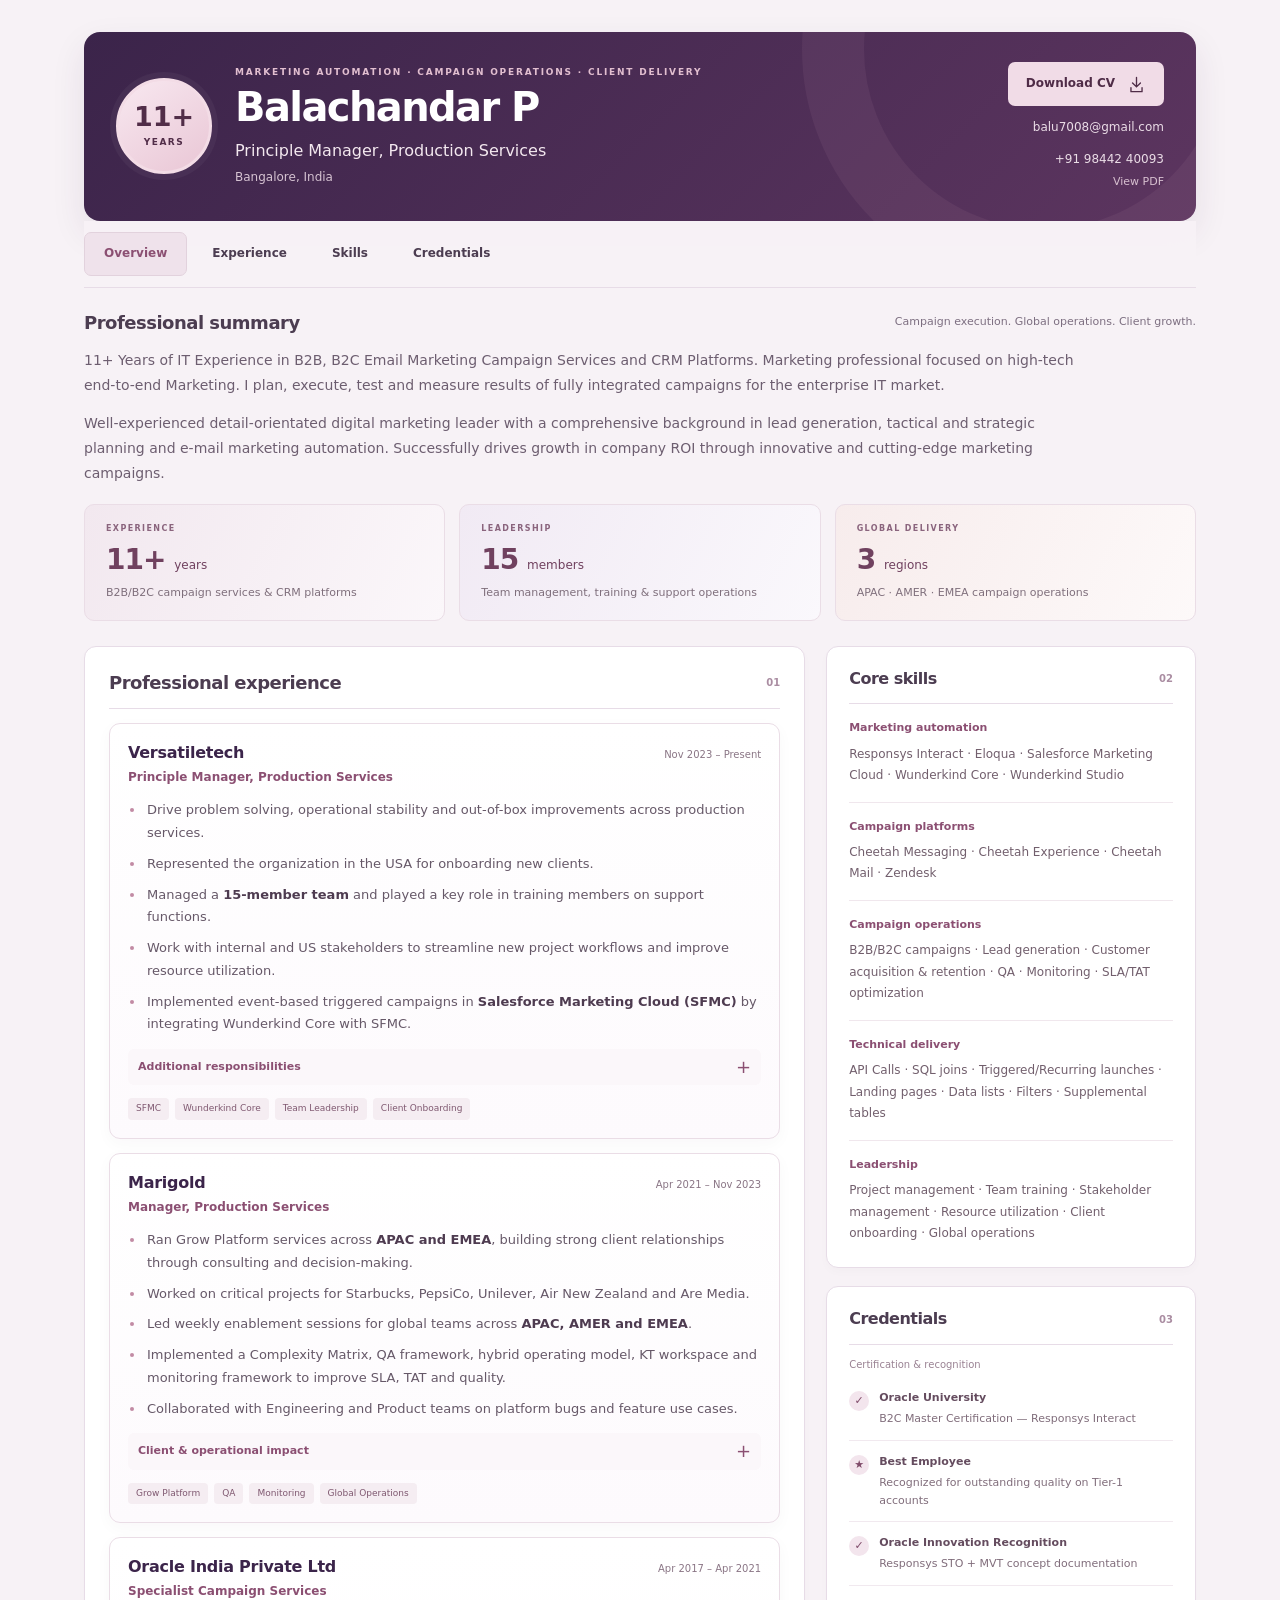
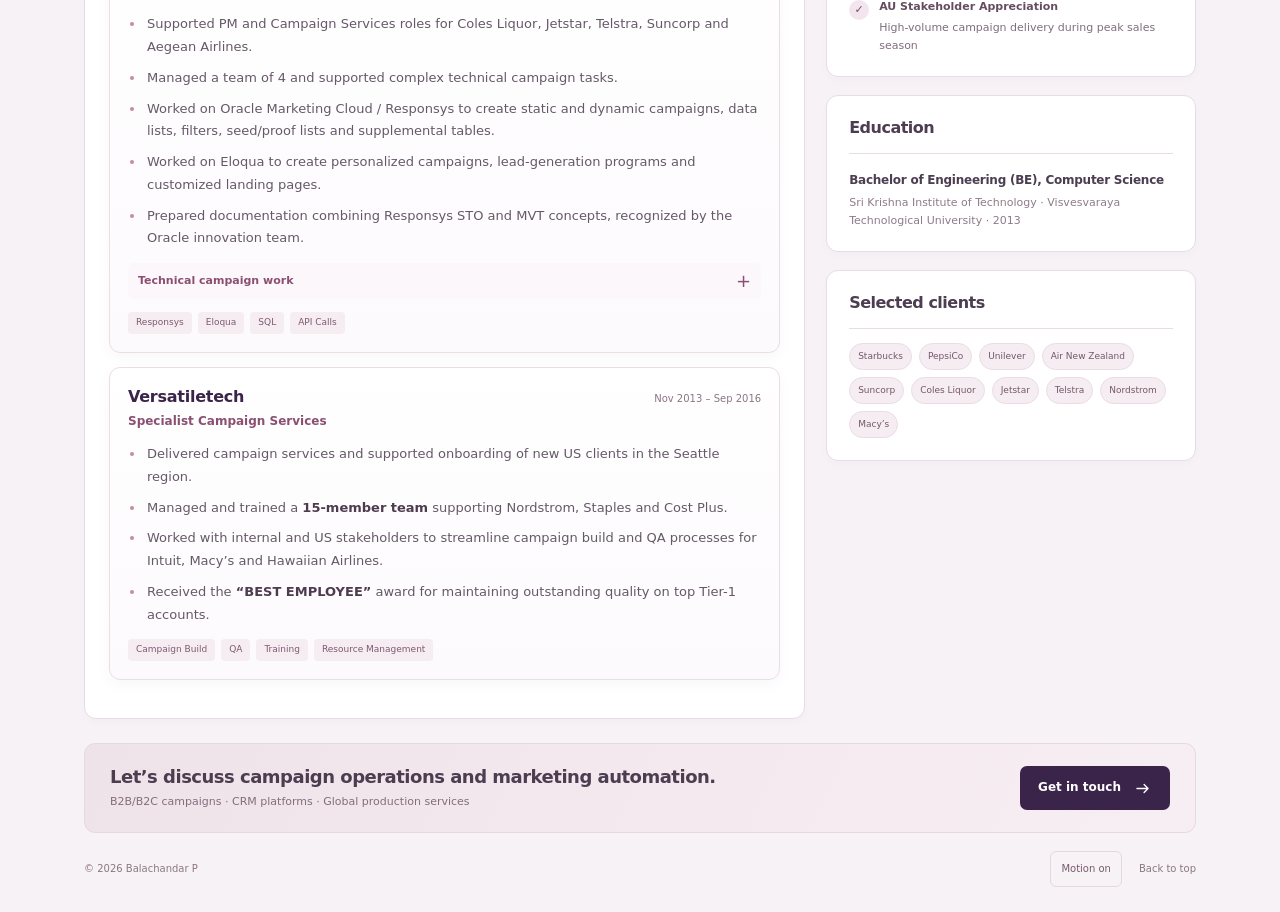
<file: index.html>
<!doctype html>
<html lang="en">
<head>
<meta charset="utf-8"><meta name="viewport" content="width=device-width,initial-scale=1">
<title>Balachandar P | Marketing Automation & Campaign Operations</title>
<meta name="description" content="Balachandar P — Principle Manager, Production Services with 11+ years across B2B/B2C campaign services, CRM platforms and marketing automation.">
<meta name="theme-color" content="#3b244a">
<link rel="stylesheet" href="style.css?v=3">
</head>
<body>
<a class="skip" href="#main">Skip to content</a>
<div class="page">
<header class="profile-header" id="top">
  <div class="profile-main">
    <div class="experience-badge" aria-label="11 plus years of experience"><strong>11+</strong><span>YEARS</span></div>
    <div class="identity">
      <p class="overline">MARKETING AUTOMATION · CAMPAIGN OPERATIONS · CLIENT DELIVERY</p>
      <h1>Balachandar P</h1>
      <p class="role">Principle Manager, Production Services</p>
      <p class="location">Bangalore, India</p>
    </div>
  </div>
  <div class="header-actions">
    <a class="button primary" href="Balachandar_P_CV.pdf?v=2" download>Download CV
      <svg viewBox="0 0 24 24" aria-hidden="true"><path d="M12 3v12m-5-5 5 5 5-5M5 16v5h14v-5"/></svg>
    </a>
    <a class="header-email" href="mailto:balu7008@gmail.com">balu7008@gmail.com</a>
    <a class="header-email" href="tel:+919844240093">+91 98442 40093</a>
    <div class="header-links"><a href="Balachandar_P_CV.pdf?v=2">View PDF</a></div>
  </div>
</header>

<nav class="section-nav" aria-label="CV sections">
  <span class="nav-indicator" aria-hidden="true"></span>
  <a href="#overview" aria-current="location">Overview</a>
  <a href="#experience">Experience</a>
  <a href="#skills">Skills</a>
  <a href="#credentials">Credentials</a>
</nav>

<main id="main">
<section id="overview" class="overview" aria-labelledby="overview-title">
  <div class="section-heading"><h2 id="overview-title">Professional summary</h2><span class="section-note">Campaign execution. Global operations. Client growth.</span></div>
  <p class="summary">11+ Years of IT Experience in B2B, B2C Email Marketing Campaign Services and CRM Platforms. Marketing professional focused on high-tech end-to-end Marketing. I plan, execute, test and measure results of fully integrated campaigns for the enterprise IT market.</p>
  <p class="summary">Well-experienced detail-orientated digital marketing leader with a comprehensive background in lead generation, tactical and strategic planning and e-mail marketing automation. Successfully drives growth in company ROI through innovative and cutting-edge marketing campaigns.</p>

  <div class="impact-grid">
    <article class="impact"><span class="impact-label">EXPERIENCE</span><strong>11+ <span>years</span></strong><p>B2B/B2C campaign services & CRM platforms</p></article>
    <article class="impact"><span class="impact-label">LEADERSHIP</span><strong>15 <span>members</span></strong><p>Team management, training & support operations</p></article>
    <article class="impact"><span class="impact-label">GLOBAL DELIVERY</span><strong>3 <span>regions</span></strong><p>APAC · AMER · EMEA campaign operations</p></article>
  </div>
</section>

<div class="resume-grid">
<div class="primary-column">
<section id="experience" class="panel experience" aria-labelledby="experience-title">
  <div class="section-heading"><h2 id="experience-title">Professional experience</h2><span class="section-index">01</span></div>

  <article class="job">
    <div class="job-heading"><div><h3>Versatiletech</h3><p class="job-role">Principle Manager, Production Services</p></div><p class="dates">Nov 2023 – Present</p></div>
    <ul class="achievements">
      <li>Drive problem solving, operational stability and out-of-box improvements across production services.</li>
      <li>Represented the organization in the USA for onboarding new clients.</li>
      <li>Managed a <strong>15-member team</strong> and played a key role in training members on support functions.</li>
      <li>Work with internal and US stakeholders to streamline new project workflows and improve resource utilization.</li>
      <li>Implemented event-based triggered campaigns in <strong>Salesforce Marketing Cloud (SFMC)</strong> by integrating Wunderkind Core with SFMC.</li>
    </ul>
    <details class="job-details"><summary>Additional responsibilities <span class="plus" aria-hidden="true">+</span></summary><div class="detail-body"><ul class="achievements">
      <li>Responsible for resource management and utilization for revenue gains for the organization.</li>
      <li>Recognized by Global Director and US managers for process-improvement inputs across retail and financial clients.</li>
    </ul></div></details>
    <div class="job-tags"><span>SFMC</span><span>Wunderkind Core</span><span>Team Leadership</span><span>Client Onboarding</span></div>
  </article>

  <article class="job">
    <div class="job-heading"><div><h3>Marigold</h3><p class="job-role">Manager, Production Services</p></div><p class="dates">Apr 2021 – Nov 2023</p></div>
    <ul class="achievements">
      <li>Ran Grow Platform services across <strong>APAC and EMEA</strong>, building strong client relationships through consulting and decision-making.</li>
      <li>Worked on critical projects for Starbucks, PepsiCo, Unilever, Air New Zealand and Are Media.</li>
      <li>Led weekly enablement sessions for global teams across <strong>APAC, AMER and EMEA</strong>.</li>
      <li>Implemented a Complexity Matrix, QA framework, hybrid operating model, KT workspace and monitoring framework to improve SLA, TAT and quality.</li>
      <li>Collaborated with Engineering and Product teams on platform bugs and feature use cases.</li>
    </ul>
    <details class="job-details"><summary>Client & operational impact <span class="plus" aria-hidden="true">+</span></summary><div class="detail-body"><ul class="achievements">
      <li>Provided creative recommendations aimed at improving click rates, engagement rates and conversion rates.</li>
      <li>Helped move Air New Zealand client health from Red to Green through issue resolution and weekly recommendations.</li>
      <li>Worked with peer leaders and onshore teams to globalize operations and improve delivery timelines.</li>
    </ul></div></details>
    <div class="job-tags"><span>Grow Platform</span><span>QA</span><span>Monitoring</span><span>Global Operations</span></div>
  </article>

  <article class="job">
    <div class="job-heading"><div><h3>Oracle India Private Ltd</h3><p class="job-role">Specialist Campaign Services</p></div><p class="dates">Apr 2017 – Apr 2021</p></div>
    <ul class="achievements">
      <li>Supported PM and Campaign Services roles for Coles Liquor, Jetstar, Telstra, Suncorp and Aegean Airlines.</li>
      <li>Managed a team of 4 and supported complex technical campaign tasks.</li>
      <li>Worked on Oracle Marketing Cloud / Responsys to create static and dynamic campaigns, data lists, filters, seed/proof lists and supplemental tables.</li>
      <li>Worked on Eloqua to create personalized campaigns, lead-generation programs and customized landing pages.</li>
      <li>Prepared documentation combining Responsys STO and MVT concepts, recognized by the Oracle innovation team.</li>
    </ul>
    <details class="job-details"><summary>Technical campaign work <span class="plus" aria-hidden="true">+</span></summary><div class="detail-body"><ul class="achievements">
      <li>Worked with EMD/RPL, API calls, programming launches, image hosting, Connect Jobs, triggered/recurring launches, SQL joins, prefilled forms, dashboards, lists, filters and suppressions.</li>
      <li>Received appreciation from AU stakeholders and executive teams of Suncorp and Coles Liquor for high-volume peak-season campaign delivery.</li>
    </ul></div></details>
    <div class="job-tags"><span>Responsys</span><span>Eloqua</span><span>SQL</span><span>API Calls</span></div>
  </article>

  <article class="job">
    <div class="job-heading"><div><h3>Versatiletech</h3><p class="job-role">Specialist Campaign Services</p></div><p class="dates">Nov 2013 – Sep 2016</p></div>
    <ul class="achievements">
      <li>Delivered campaign services and supported onboarding of new US clients in the Seattle region.</li>
      <li>Managed and trained a <strong>15-member team</strong> supporting Nordstrom, Staples and Cost Plus.</li>
      <li>Worked with internal and US stakeholders to streamline campaign build and QA processes for Intuit, Macy’s and Hawaiian Airlines.</li>
      <li>Received the <strong>“BEST EMPLOYEE”</strong> award for maintaining outstanding quality on top Tier-1 accounts.</li>
    </ul>
    <div class="job-tags"><span>Campaign Build</span><span>QA</span><span>Training</span><span>Resource Management</span></div>
  </article>
</section>
</div>

<aside class="secondary-column" aria-label="Skills and qualifications">
<section id="skills" class="panel skills" aria-labelledby="skills-title">
  <div class="section-heading"><h2 id="skills-title">Core skills</h2><span class="section-index">02</span></div>
  <dl class="skills-list">
    <div><dt>Marketing automation</dt><dd>Responsys Interact · Eloqua · Salesforce Marketing Cloud · Wunderkind Core · Wunderkind Studio</dd></div>
    <div><dt>Campaign platforms</dt><dd>Cheetah Messaging · Cheetah Experience · Cheetah Mail · Zendesk</dd></div>
    <div><dt>Campaign operations</dt><dd>B2B/B2C campaigns · Lead generation · Customer acquisition & retention · QA · Monitoring · SLA/TAT optimization</dd></div>
    <div><dt>Technical delivery</dt><dd>API Calls · SQL joins · Triggered/Recurring launches · Landing pages · Data lists · Filters · Supplemental tables</dd></div>
    <div><dt>Leadership</dt><dd>Project management · Team training · Stakeholder management · Resource utilization · Client onboarding · Global operations</dd></div>
  </dl>
</section>

<section id="credentials" class="panel credentials" aria-labelledby="credentials-title">
  <div class="section-heading"><h2 id="credentials-title">Credentials</h2><span class="section-index">03</span></div>
  <p class="earned-note">Certification & recognition</p>
  <ul class="cert-list">
    <li><span class="cert-mark">✓</span><div><strong>Oracle University</strong><span>B2C Master Certification — Responsys Interact</span></div></li>
    <li><span class="cert-mark">★</span><div><strong>Best Employee</strong><span>Recognized for outstanding quality on Tier-1 accounts</span></div></li>
    <li><span class="cert-mark">✓</span><div><strong>Oracle Innovation Recognition</strong><span>Responsys STO + MVT concept documentation</span></div></li>
    <li><span class="cert-mark">✓</span><div><strong>AU Stakeholder Appreciation</strong><span>High-volume campaign delivery during peak sales season</span></div></li>
  </ul>
</section>

<section class="panel education" aria-labelledby="education-title">
  <div class="section-heading"><h2 id="education-title">Education</h2></div>
  <div class="education-item"><h3>Bachelor of Engineering (BE), Computer Science</h3><p>Sri Krishna Institute of Technology · Visvesvaraya Technological University · 2013</p></div>
</section>

<section class="panel clients-panel" aria-labelledby="clients-title">
  <div class="section-heading"><h2 id="clients-title">Selected clients</h2></div>
  <div class="client-cloud"><span>Starbucks</span><span>PepsiCo</span><span>Unilever</span><span>Air New Zealand</span><span>Suncorp</span><span>Coles Liquor</span><span>Jetstar</span><span>Telstra</span><span>Nordstrom</span><span>Macy’s</span></div>
</section>
</aside>
</div>

<section class="contact-bar" aria-label="Contact">
  <div><h2>Let’s discuss campaign operations and marketing automation.</h2><p>B2B/B2C campaigns · CRM platforms · Global production services</p></div>
  <a class="button dark" href="mailto:balu7008@gmail.com">Get in touch <svg viewBox="0 0 24 24" aria-hidden="true"><path d="M5 12h14m-5-5 5 5-5 5"/></svg></a>
</section>
</main>

<footer><span>© 2026 Balachandar P</span><div><button class="motion-toggle" type="button" aria-pressed="false" hidden>Motion on</button><a href="#top">Back to top</a></div></footer>
</div>
<script src="script.js?v=3" defer></script>
</body></html>
</file>
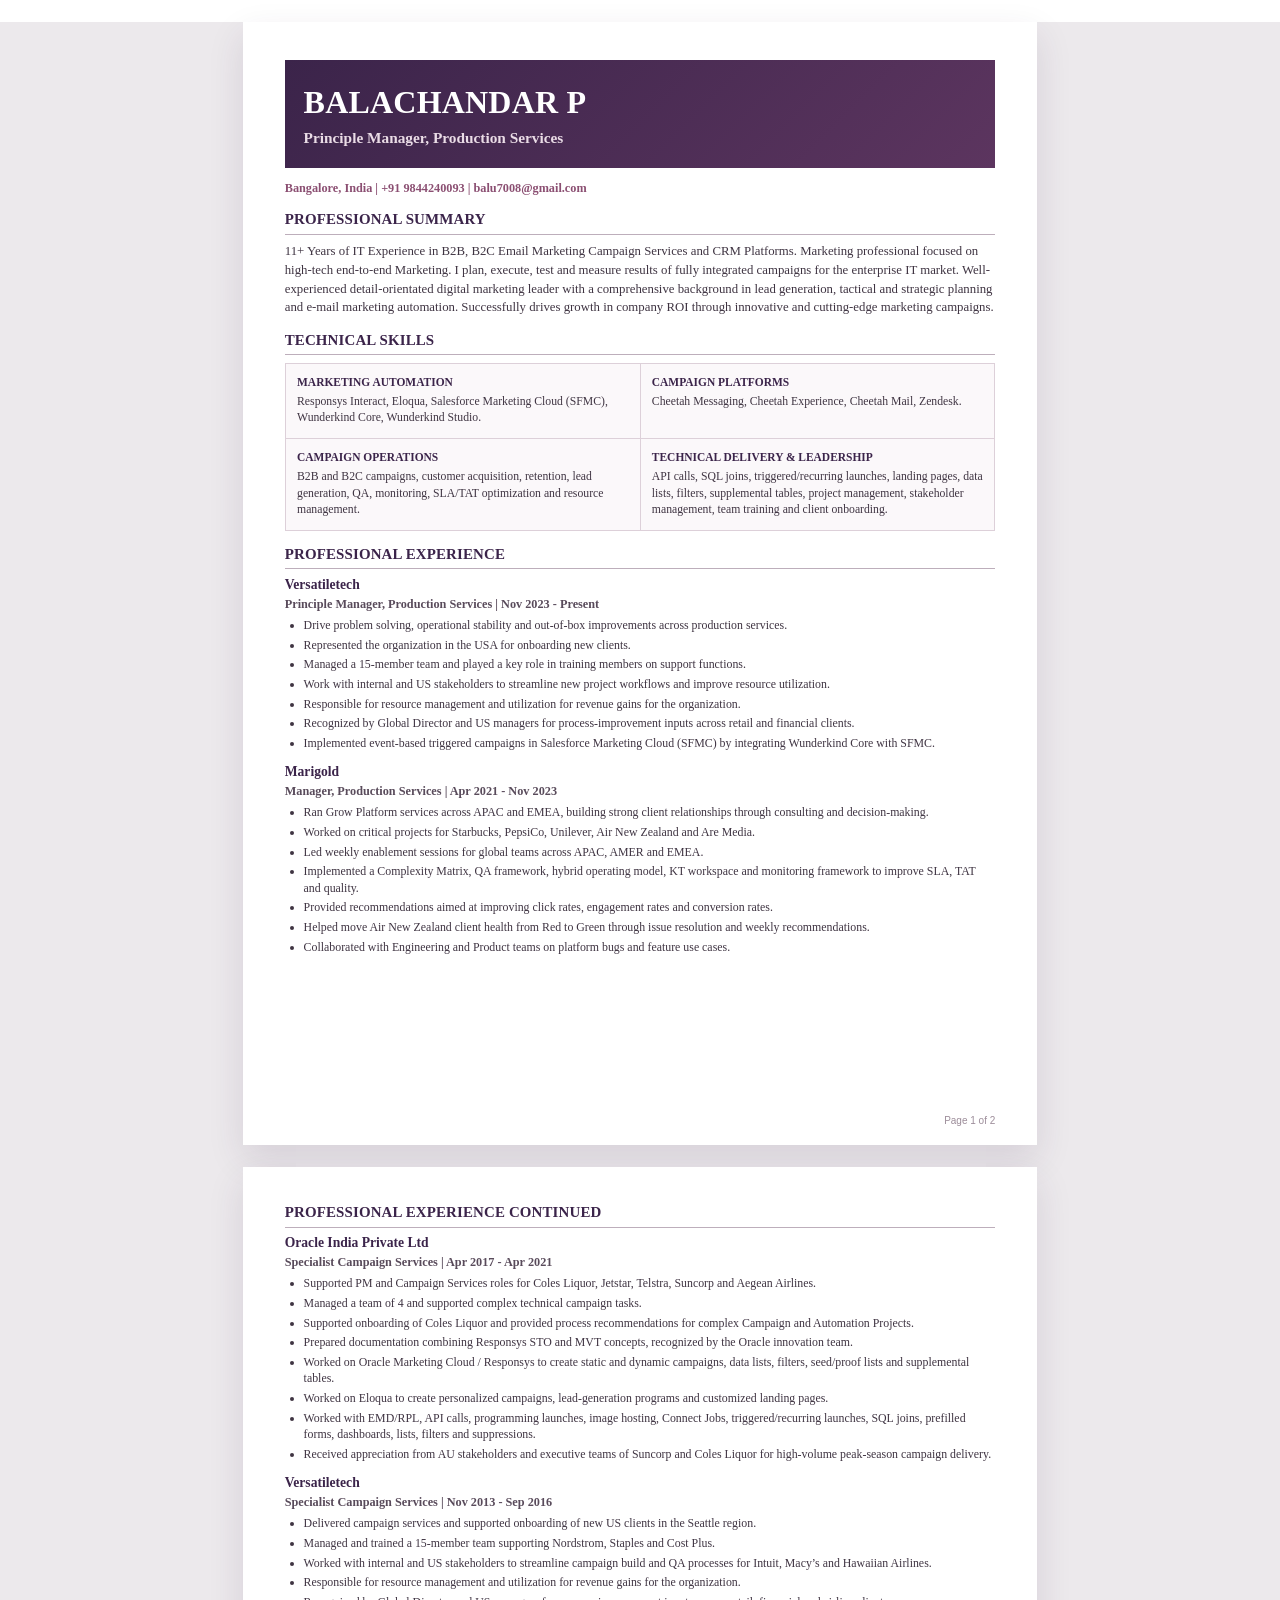
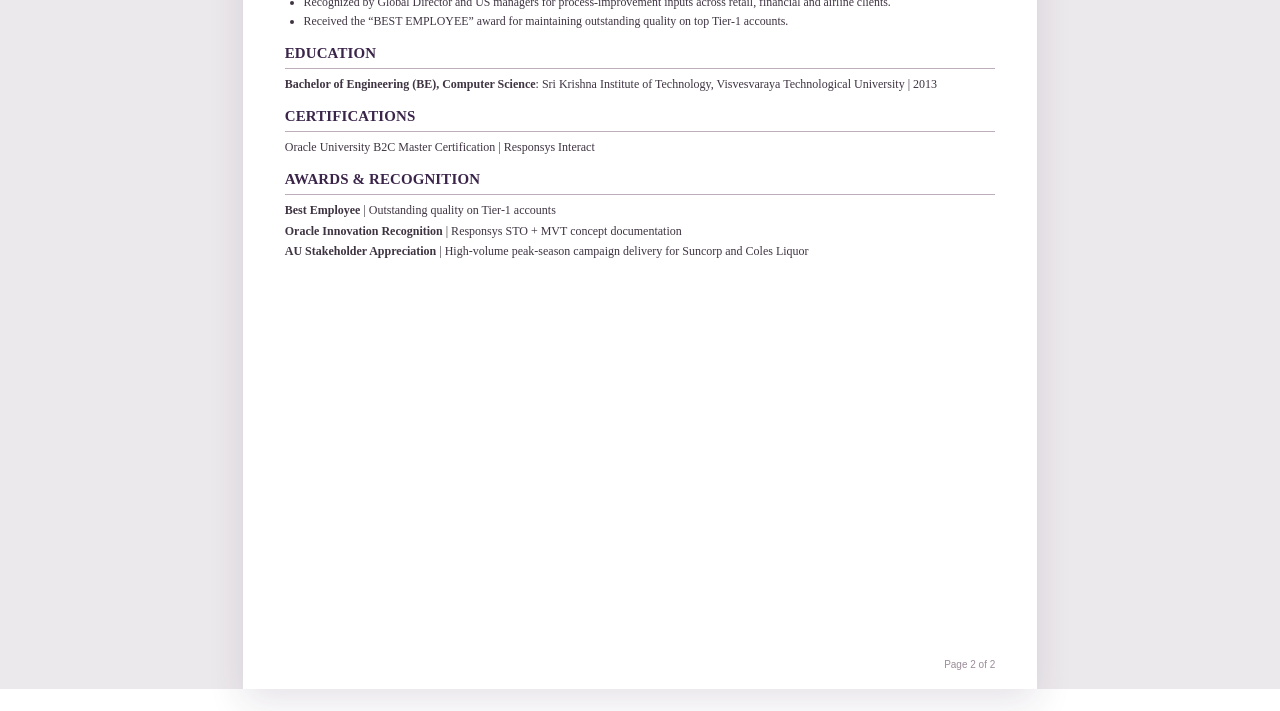
<file: cv.html>
<!doctype html>
<html lang="en">
<head>
<meta charset="utf-8">
<meta name="viewport" content="width=device-width,initial-scale=1">
<title>Balachandar P | CV</title>
<style>
:root{
  --plum:#3b244a;
  --plum2:#5c355f;
  --rose:#8b4f72;
  --rose-soft:#f4eaf0;
  --paper:#ffffff;
  --ink:#3f3442;
  --muted:#695c69;
  --line:#d5c7d2;
}
*{box-sizing:border-box}
html,body{margin:0;padding:0;background:#fff}
body{
  color:var(--ink);
  font-family:Georgia,"Times New Roman",serif;
  font-size:10pt;
  line-height:1.38;
}
.page{
  width:210mm;
  min-height:297mm;
  margin:0 auto;
  padding:10mm 11mm 10mm;
  background:var(--paper);
  position:relative;
}
.banner{
  background:linear-gradient(135deg,var(--plum),var(--plum2));
  color:#fff;
  padding:7mm 5mm 5.5mm;
  margin-bottom:3mm;
}
.banner h1{
  font-size:24pt;
  line-height:1;
  letter-spacing:.2px;
  margin:0 0 2.2mm;
  font-weight:700;
}
.banner p{
  margin:0;
  color:#eadce6;
  font-size:11.5pt;
  font-weight:700;
}
.contact{
  margin:0 0 2.5mm;
  color:var(--rose);
  font-size:9.2pt;
  line-height:1.35;
  font-weight:700;
}
.section{margin-top:4mm}
.section h2{
  margin:0 0 2mm;
  padding-bottom:1.2mm;
  border-bottom:1.2px solid #bdaebb;
  color:var(--plum);
  font-size:11.2pt;
  line-height:1.2;
  letter-spacing:.15px;
}
.summary{
  margin:0;
  font-size:9.6pt;
  line-height:1.45;
}
.skills-table{
  width:100%;
  border-collapse:collapse;
  table-layout:fixed;
  background:#fbf8fa;
  border:1px solid #dacdd7;
}
.skills-table td{
  width:50%;
  vertical-align:top;
  padding:3mm;
  border:1px solid #ddd0d9;
}
.skills-table h3{
  margin:0 0 1.2mm;
  color:var(--plum);
  font-size:8.6pt;
  line-height:1.25;
  text-transform:uppercase;
}
.skills-table p{
  margin:0;
  font-size:8.8pt;
  line-height:1.4;
}
.exp{
  margin-bottom:3.4mm;
  break-inside:avoid;
}
.exp-head{
  margin-bottom:.7mm;
  color:var(--plum);
  font-size:10.2pt;
  line-height:1.25;
  font-weight:700;
}
.exp-role{
  margin-bottom:1.2mm;
  color:#594b5b;
  font-size:9.2pt;
  line-height:1.3;
  font-weight:600;
}
.exp ul{
  margin:0;
  padding-left:5mm;
}
.exp li{
  margin-bottom:.8mm;
  font-size:8.9pt;
  line-height:1.4;
}
.edu p,.certs p,.awards p{
  margin:.9mm 0;
  font-size:9pt;
  line-height:1.42;
}
.page-label{
  position:absolute;
  right:11mm;
  bottom:5mm;
  color:#9c8c99;
  font:7.5pt Arial,sans-serif;
}
.continued{break-before:page}
@media screen{
  body{background:#ece9ec}
  .page{margin:22px auto;box-shadow:0 14px 34px rgba(59,36,74,.12)}
}
@media print{
  @page{size:A4;margin:0}
  body{background:#fff}
  .page{margin:0;box-shadow:none;page-break-after:always}
  .page:last-of-type{page-break-after:auto}
  *{-webkit-print-color-adjust:exact!important;print-color-adjust:exact!important}
}
</style>
</head>
<body>

<section class="page">
  <div class="banner">
    <h1>BALACHANDAR P</h1>
    <p>Principle Manager, Production Services</p>
  </div>

  <p class="contact">Bangalore, India | +91 9844240093 | balu7008@gmail.com</p>

  <div class="section">
    <h2>PROFESSIONAL SUMMARY</h2>
    <p class="summary">11+ Years of IT Experience in B2B, B2C Email Marketing Campaign Services and CRM Platforms. Marketing professional focused on high-tech end-to-end Marketing. I plan, execute, test and measure results of fully integrated campaigns for the enterprise IT market. Well-experienced detail-orientated digital marketing leader with a comprehensive background in lead generation, tactical and strategic planning and e-mail marketing automation. Successfully drives growth in company ROI through innovative and cutting-edge marketing campaigns.</p>
  </div>

  <div class="section">
    <h2>TECHNICAL SKILLS</h2>
    <table class="skills-table">
      <tr>
        <td>
          <h3>MARKETING AUTOMATION</h3>
          <p>Responsys Interact, Eloqua, Salesforce Marketing Cloud (SFMC), Wunderkind Core, Wunderkind Studio.</p>
        </td>
        <td>
          <h3>CAMPAIGN PLATFORMS</h3>
          <p>Cheetah Messaging, Cheetah Experience, Cheetah Mail, Zendesk.</p>
        </td>
      </tr>
      <tr>
        <td>
          <h3>CAMPAIGN OPERATIONS</h3>
          <p>B2B and B2C campaigns, customer acquisition, retention, lead generation, QA, monitoring, SLA/TAT optimization and resource management.</p>
        </td>
        <td>
          <h3>TECHNICAL DELIVERY & LEADERSHIP</h3>
          <p>API calls, SQL joins, triggered/recurring launches, landing pages, data lists, filters, supplemental tables, project management, stakeholder management, team training and client onboarding.</p>
        </td>
      </tr>
    </table>
  </div>

  <div class="section">
    <h2>PROFESSIONAL EXPERIENCE</h2>

    <div class="exp">
      <div class="exp-head">Versatiletech</div>
      <div class="exp-role">Principle Manager, Production Services | Nov 2023 - Present</div>
      <ul>
        <li>Drive problem solving, operational stability and out-of-box improvements across production services.</li>
        <li>Represented the organization in the USA for onboarding new clients.</li>
        <li>Managed a 15-member team and played a key role in training members on support functions.</li>
        <li>Work with internal and US stakeholders to streamline new project workflows and improve resource utilization.</li>
        <li>Responsible for resource management and utilization for revenue gains for the organization.</li>
        <li>Recognized by Global Director and US managers for process-improvement inputs across retail and financial clients.</li>
        <li>Implemented event-based triggered campaigns in Salesforce Marketing Cloud (SFMC) by integrating Wunderkind Core with SFMC.</li>
      </ul>
    </div>

    <div class="exp">
      <div class="exp-head">Marigold</div>
      <div class="exp-role">Manager, Production Services | Apr 2021 - Nov 2023</div>
      <ul>
        <li>Ran Grow Platform services across APAC and EMEA, building strong client relationships through consulting and decision-making.</li>
        <li>Worked on critical projects for Starbucks, PepsiCo, Unilever, Air New Zealand and Are Media.</li>
        <li>Led weekly enablement sessions for global teams across APAC, AMER and EMEA.</li>
        <li>Implemented a Complexity Matrix, QA framework, hybrid operating model, KT workspace and monitoring framework to improve SLA, TAT and quality.</li>
        <li>Provided recommendations aimed at improving click rates, engagement rates and conversion rates.</li>
        <li>Helped move Air New Zealand client health from Red to Green through issue resolution and weekly recommendations.</li>
        <li>Collaborated with Engineering and Product teams on platform bugs and feature use cases.</li>
      </ul>
    </div>
  </div>

  <div class="page-label">Page 1 of 2</div>
</section>

<section class="page continued">
  <div class="section" style="margin-top:0">
    <h2>PROFESSIONAL EXPERIENCE CONTINUED</h2>

    <div class="exp">
      <div class="exp-head">Oracle India Private Ltd</div>
      <div class="exp-role">Specialist Campaign Services | Apr 2017 - Apr 2021</div>
      <ul>
        <li>Supported PM and Campaign Services roles for Coles Liquor, Jetstar, Telstra, Suncorp and Aegean Airlines.</li>
        <li>Managed a team of 4 and supported complex technical campaign tasks.</li>
        <li>Supported onboarding of Coles Liquor and provided process recommendations for complex Campaign and Automation Projects.</li>
        <li>Prepared documentation combining Responsys STO and MVT concepts, recognized by the Oracle innovation team.</li>
        <li>Worked on Oracle Marketing Cloud / Responsys to create static and dynamic campaigns, data lists, filters, seed/proof lists and supplemental tables.</li>
        <li>Worked on Eloqua to create personalized campaigns, lead-generation programs and customized landing pages.</li>
        <li>Worked with EMD/RPL, API calls, programming launches, image hosting, Connect Jobs, triggered/recurring launches, SQL joins, prefilled forms, dashboards, lists, filters and suppressions.</li>
        <li>Received appreciation from AU stakeholders and executive teams of Suncorp and Coles Liquor for high-volume peak-season campaign delivery.</li>
      </ul>
    </div>

    <div class="exp">
      <div class="exp-head">Versatiletech</div>
      <div class="exp-role">Specialist Campaign Services | Nov 2013 - Sep 2016</div>
      <ul>
        <li>Delivered campaign services and supported onboarding of new US clients in the Seattle region.</li>
        <li>Managed and trained a 15-member team supporting Nordstrom, Staples and Cost Plus.</li>
        <li>Worked with internal and US stakeholders to streamline campaign build and QA processes for Intuit, Macy’s and Hawaiian Airlines.</li>
        <li>Responsible for resource management and utilization for revenue gains for the organization.</li>
        <li>Recognized by Global Director and US managers for process-improvement inputs across retail, financial and airline clients.</li>
        <li>Received the “BEST EMPLOYEE” award for maintaining outstanding quality on top Tier-1 accounts.</li>
      </ul>
    </div>
  </div>

  <div class="section edu">
    <h2>EDUCATION</h2>
    <p><strong>Bachelor of Engineering (BE), Computer Science</strong>: Sri Krishna Institute of Technology, Visvesvaraya Technological University | 2013</p>
  </div>

  <div class="section certs">
    <h2>CERTIFICATIONS</h2>
    <p>Oracle University B2C Master Certification | Responsys Interact</p>
  </div>

  <div class="section awards">
    <h2>AWARDS & RECOGNITION</h2>
    <p><strong>Best Employee</strong> | Outstanding quality on Tier-1 accounts</p>
    <p><strong>Oracle Innovation Recognition</strong> | Responsys STO + MVT concept documentation</p>
    <p><strong>AU Stakeholder Appreciation</strong> | High-volume peak-season campaign delivery for Suncorp and Coles Liquor</p>
  </div>

  <div class="page-label">Page 2 of 2</div>
</section>
</body>
</html>
</file>
<file: style.css>
:root{--navy:#3b244a;--ink:#4c3d51;--teal:#8b4f72;--muted:#7d6f81;--line:#e7dce7;--paper:#f7f2f6;--white:#fff;--accent:#c47a96;--soft:#f2e7ef;--ease:cubic-bezier(.2,.8,.2,1)}
*{box-sizing:border-box}html{scroll-behavior:smooth;scroll-padding-top:88px}body{margin:0;background:var(--paper);color:var(--ink);font:14px/1.65 system-ui,-apple-system,"Segoe UI",sans-serif;-webkit-font-smoothing:antialiased}a{color:inherit;text-decoration:none}button{font:inherit}a,button,summary{-webkit-tap-highlight-color:transparent}a:hover{text-decoration:underline}a:focus-visible,button:focus-visible,summary:focus-visible{outline:3px solid #d5a06d;outline-offset:4px}svg{width:19px;height:19px;fill:none;stroke:currentColor;stroke-width:1.7;stroke-linecap:round;stroke-linejoin:round;flex-shrink:0}.skip{position:absolute;left:15px;top:-60px;z-index:40;background:white;padding:10px}.skip:focus{top:10px}.page{max-width:1160px;margin:32px auto 0;padding:0 24px}h1,h2,h3{font-family:system-ui,-apple-system,"Segoe UI",sans-serif}h1,h2,h3,p{margin-top:0}h1{font-size:40px;font-weight:800;letter-spacing:-1.6px;line-height:1.1;margin:5px 0 9px}h2{font-size:18px;letter-spacing:-.5px;line-height:1.3;font-weight:800;margin:0}h3{font-size:16px;line-height:1.4;letter-spacing:-.25px;margin:0}
.profile-header{position:relative;isolation:isolate;overflow:hidden;background:linear-gradient(135deg,#3b244a,#5c355f);color:#fff;border-radius:16px;padding:30px 32px;display:flex;justify-content:space-between;gap:24px;align-items:center;box-shadow:0 14px 34px #3b244a18}.profile-header:after{content:"";position:absolute;width:360px;height:360px;right:-90px;top:-225px;border:62px solid #e8b7cc10;border-radius:50%;z-index:-1}.profile-main{display:flex;align-items:center;gap:23px;min-width:0}.experience-badge{width:96px;height:96px;border-radius:50%;display:grid;place-content:center;text-align:center;background:linear-gradient(145deg,#f8e8f0,#e9c6d5);color:#512d48;border:3px solid #f3dce6;box-shadow:0 0 0 6px #ffffff0a;flex-shrink:0}.experience-badge strong{font-size:27px;line-height:1;font-weight:800}.experience-badge span{font-size:9px;letter-spacing:1.5px;font-weight:800;margin-top:5px}.overline{color:#e2bfd0;font-size:9px;font-weight:600;letter-spacing:1.8px;margin:0}.role{font-size:16px;color:#f3e8ef;margin:0 0 3px}.location{font-size:12px;color:#d6c3d2;margin:0}.header-actions{text-align:right;flex-shrink:0}.button{display:inline-flex;align-items:center;justify-content:center;gap:12px;font-size:12px;font-weight:700;min-height:44px;padding:11px 18px;border-radius:7px;text-decoration:none!important;transition:transform .25s var(--ease),box-shadow .25s}.button:hover{transform:translateY(-2px);box-shadow:0 6px 16px #0002}.primary{background:#f1dce7;color:#4f2c47}.header-email{display:block;margin:12px 0 3px;font-size:12px;color:#eadce6}.header-links{display:flex;justify-content:flex-end;gap:11px;font-size:11px;color:#d7c0d0}.section-nav{display:flex;position:sticky;top:0;z-index:20;padding:11px 0;gap:5px;background:#f7f2f6f3;backdrop-filter:blur(12px);border-bottom:1px solid var(--line);margin-bottom:23px;isolation:isolate}.section-nav a{position:relative;display:flex;align-items:center;justify-content:center;padding:10px 20px;min-height:44px;font-size:12px;font-weight:600;border-radius:7px;transition:color .3s;text-decoration:none}.section-nav a[aria-current]{color:var(--teal);background:#efe2eb}.nav-indicator{position:absolute;top:11px;left:0;background:#efe2eb;border:1px solid #e2d2dd;border-radius:7px;pointer-events:none;z-index:-1;opacity:0;transition:transform .4s var(--ease),width .4s var(--ease),height .4s var(--ease)}.nav-ready .nav-indicator{opacity:1}.nav-ready a[aria-current]{background:transparent}
.section-heading{display:flex;align-items:center;justify-content:space-between;gap:16px;margin-bottom:14px}.section-note{font-size:11px;color:var(--muted)}.summary{font-size:14px;line-height:1.8;margin:0 0 12px;max-width:1000px;color:#6d5e70}.impact-grid{display:grid;grid-template-columns:repeat(3,1fr);gap:14px;margin:18px 0 25px}.impact{padding:17px 21px;border:1px solid #eadde6;border-radius:10px;background:linear-gradient(115deg,#f2e8ef,#fbf7fa);transition:transform .25s var(--ease),box-shadow .25s}.impact:nth-child(2){background:linear-gradient(115deg,#f1eaf4,#faf8fc)}.impact:nth-child(3){background:linear-gradient(115deg,#f7ecec,#fdf9f9)}.impact-label{display:block;font-size:8px;letter-spacing:1.4px;font-weight:700;color:#8a647d;margin-bottom:5px}.impact>strong{font-size:28px;letter-spacing:-1px;font-weight:800;line-height:1.4;color:#70415f;display:block}.impact strong span{font:500 12px system-ui,-apple-system,"Segoe UI",sans-serif;letter-spacing:0}.impact p{font-size:11px;line-height:1.65;color:#7f6f7c;margin:5px 0 0}
.resume-grid{display:grid;grid-template-columns:minmax(0,1.95fr) minmax(0,1fr);gap:21px;align-items:start}.panel{background:white;border:1px solid var(--line);border-radius:12px;padding:24px;box-shadow:0 4px 10px #3b244a05}.panel>.section-heading{border-bottom:1px solid var(--line);padding-bottom:14px;margin-bottom:0}.section-index{font:600 10px system-ui;color:#aa8da2}.job{padding:22px 0;border-bottom:1px solid var(--line)}.job:first-of-type{padding-top:20px}.job-heading{display:flex;justify-content:space-between;gap:12px;align-items:flex-start}.job h3{font-weight:800;color:var(--navy)}.job-role{font-size:12px;font-weight:600;color:var(--teal);line-height:1.5;margin:4px 0 0}.dates{font-size:10px;font-weight:500;color:#8a7585;white-space:nowrap;margin:5px 0 0}.achievements{padding-left:17px;margin:13px 0 0;color:#665868;font-size:13px;line-height:1.75}.achievements li{padding-left:2px;margin-bottom:8px}.achievements li::marker{color:#c28ba4}.achievements strong{font-weight:650;color:#4e3b50}.job-tags{display:flex;flex-wrap:wrap;gap:6px;margin-top:13px}.job-tags span{font-size:9px;line-height:1.5;padding:4px 8px;background:#f5edf2;color:#7f5870;border-radius:4px}.job-details{margin-top:13px;background:#fbf7fa;border-radius:6px;padding:0 10px}.job-details summary{font-size:11px;font-weight:600;color:var(--teal);padding:9px 0;min-height:36px}.detail-body{overflow:hidden}.job-details .detail-body{padding:0 3px 12px}.plus{margin-left:auto;font-size:18px;line-height:1;font-weight:400;transition:transform .25s}details[open]>summary .plus{transform:rotate(45deg)}summary{cursor:pointer;list-style:none;display:flex;align-items:center;gap:8px}summary::-webkit-details-marker{display:none}
.secondary-column{display:grid;gap:18px}.secondary-column .panel{padding:22px}.secondary-column h2{font-size:16px}.skills-list{margin:0}.skills-list>div{padding:15px 0;border-bottom:1px solid #f0e7ed}.skills-list>div:last-child{border:0;padding-bottom:0}.skills-list dt{font-size:11px;color:var(--teal);font-weight:700;margin-bottom:6px}.skills-list dd{font-size:12px;color:#725f6d;margin:0;line-height:1.8}.earned-note{font-size:10px;color:#9a8293;margin:12px 0 0}.cert-list{list-style:none;margin:4px 0 0;padding:0}.cert-list li{display:flex;gap:10px;border-bottom:1px solid #f1e9ef;padding:12px 0;align-items:flex-start}.cert-list li:last-child{border:0;padding-bottom:0}.cert-mark{display:grid;place-items:center;width:20px;height:20px;flex:0 0 20px;font-size:11px;color:#7f4a69;background:#f3e5ed;border-radius:50%;margin-top:2px}.cert-list strong{display:block;font-size:11px;font-weight:600;color:#654c5f}.cert-list div>span{display:block;font-size:11px;line-height:1.6;color:#806d7b;margin-top:3px}.education-item{margin-top:17px}.education-item h3{font:600 12px/1.6 system-ui}.education-item p{font-size:11px;color:#8e7b88;margin:4px 0 0;line-height:1.6}.client-cloud{display:flex;flex-wrap:wrap;gap:7px;margin-top:14px}.client-cloud span{font-size:9px;padding:5px 8px;border-radius:999px;background:#f5edf2;color:#76566b;border:1px solid #eadce5}
.contact-bar{margin-top:24px;padding:21px 25px;display:flex;justify-content:space-between;align-items:center;gap:16px;border:1px solid #e7d7e1;background:linear-gradient(115deg,#efe3ea,#f7eef3);border-radius:11px}.contact-bar h2{font-size:18px}.contact-bar p{font-size:11px;color:#826e7b;margin:5px 0 0}.dark{background:var(--navy);color:#fff}footer{display:flex;align-items:center;justify-content:space-between;padding:18px 0 25px;color:#8b7684;font-size:10px}footer>div{display:flex;align-items:center;gap:17px}.motion-toggle{font-size:10px;min-height:36px;padding:6px 10px;border:1px solid #e5d7df;border-radius:6px;background:none;color:#765b6d;cursor:pointer}.motion-ready .impact:hover{transform:translateY(-3px)!important;box-shadow:0 8px 20px #3b244a0d}
@media(max-width:1000px){.page{padding:0 20px}.profile-header{padding:25px}h1{font-size:35px}.experience-badge{width:82px;height:82px}.resume-grid{grid-template-columns:minmax(0,1.7fr) minmax(0,1fr);gap:17px}.panel,.secondary-column .panel{padding:20px}.job-heading{flex-direction:column;gap:1px}}
@media(max-width:760px){.page{margin-top:16px;padding:0 16px}.profile-header{align-items:flex-start;flex-direction:column;gap:18px;padding:24px}.header-actions{text-align:left;width:100%}.resume-grid{grid-template-columns:1fr}.secondary-column{grid-template-columns:1fr 1fr}.skills{grid-column:1/-1}.impact-grid{gap:10px}.job-heading{flex-direction:row}.section-nav a{padding:10px 18px}}
@media(max-width:520px){.page{padding:0 12px;margin-top:12px}.profile-header{padding:22px 18px;border-radius:12px}.profile-main{gap:15px}.experience-badge{width:70px;height:70px}.experience-badge strong{font-size:23px}.overline{font-size:7px;letter-spacing:.9px}h1{font-size:30px}.role{font-size:13px}.header-actions{display:flex;flex-wrap:wrap;gap:8px 18px}.header-email{width:100%}.section-nav{justify-content:space-between;padding:8px 0;gap:0}.section-nav a{flex:1;padding:10px 7px;font-size:11px}.impact-grid{gap:7px}.impact{padding:12px 9px}.impact>strong{font-size:20px}.panel,.secondary-column .panel{padding:19px 17px}.job-heading{flex-direction:column}.secondary-column{grid-template-columns:1fr}.contact-bar{padding:20px;align-items:flex-start;flex-direction:column}}
@media(prefers-reduced-motion:reduce){html{scroll-behavior:auto}*,*:before,*:after{animation:none!important;transition:none!important}}
@media print{body{background:white;font-size:10pt}.page{max-width:none;margin:0;padding:0}.section-nav,.header-actions .button,.contact-bar,footer,.skip{display:none!important}.profile-header{background:white;color:#3b244a;box-shadow:none;border-radius:0;padding:0 0 15px;border-bottom:2px solid #3b244a}.overline,.role,.location,.header-email,.header-links{color:#6c5266}.experience-badge{width:64px;height:64px}.resume-grid{display:block}.panel{padding:15px 0;border:0;box-shadow:none}.secondary-column{display:block}.impact-grid{margin:15px 0}.job{break-inside:avoid}.skills-list{display:grid;grid-template-columns:1fr 1fr;gap:12px}.cert-list{columns:2}.cert-list li{break-inside:avoid}}

/* Enhanced inner-card interaction and Anand-style print/PDF parity */
.job{margin:14px 0;padding:18px;border:1px solid #eadde6;border-radius:11px;background:linear-gradient(180deg,#fff,#fdfafd);box-shadow:0 5px 16px #3b244a08;transition:transform .28s var(--ease),box-shadow .28s var(--ease),border-color .28s var(--ease)}
.job:first-of-type{padding-top:18px}.job:last-child{border-bottom:1px solid #eadde6}
.motion-ready .job:hover{transform:translateY(-4px);box-shadow:0 13px 28px #3b244a16;border-color:#d9bfd0}
.skills-list>div,.cert-list li,.education-item,.client-cloud span,.job-tags span,.experience-badge{transition:transform .25s var(--ease),box-shadow .25s var(--ease),background-color .25s var(--ease),border-color .25s var(--ease)}
.motion-ready .skills-list>div:hover{transform:translateX(4px);background:#fcf8fb}
.motion-ready .cert-list li:hover{transform:translateX(4px)}
.motion-ready .education-item:hover{transform:translateY(-3px)}
.motion-ready .client-cloud span:hover,.motion-ready .job-tags span:hover{transform:translateY(-2px);box-shadow:0 5px 12px #3b244a12}
.motion-ready .experience-badge:hover{transform:rotate(-4deg) scale(1.04);box-shadow:0 0 0 6px #ffffff0a,0 12px 24px #27152e30}
.panel{transition:transform .28s var(--ease),box-shadow .28s var(--ease),border-color .28s var(--ease)}
.motion-ready .panel:hover{box-shadow:0 12px 28px #3b244a0d;border-color:#ddcbd7}
@media print{
  *{-webkit-print-color-adjust:exact!important;print-color-adjust:exact!important}
  @page{size:A4;margin:9mm}
  body{background:#f7f2f6!important;font-size:8.6pt}
  .page{max-width:none;margin:0;padding:0}
  .section-nav,.contact-bar,footer,.skip,.motion-toggle{display:none!important}
  .profile-header{background:linear-gradient(135deg,#3b244a,#5c355f)!important;color:#fff!important;border-radius:12px!important;padding:18px 20px!important;border:0!important;box-shadow:none!important}
  .overline{color:#e2bfd0!important}.role{color:#f3e8ef!important}.location,.header-email,.header-links{color:#d6c3d2!important}
  .header-actions .button{display:none!important}.header-actions{display:block!important}
  .experience-badge{width:68px;height:68px;background:linear-gradient(145deg,#f8e8f0,#e9c6d5)!important;border-color:#f3dce6!important}
  .experience-badge strong{font-size:20px}.experience-badge span{font-size:7px}
  h1{font-size:25px}.overview{margin-top:10px}.summary{font-size:8.6pt;line-height:1.5;margin-bottom:7px}
  .impact-grid{grid-template-columns:repeat(3,1fr)!important;gap:7px;margin:9px 0 12px}.impact{padding:10px 12px!important;break-inside:avoid}.impact>strong{font-size:17px}.impact p{font-size:7.4pt}
  .resume-grid{display:grid!important;grid-template-columns:minmax(0,1.85fr) minmax(0,.95fr)!important;gap:10px!important;align-items:start!important}
  .secondary-column{display:grid!important;grid-template-columns:1fr!important;gap:9px!important}
  .panel,.secondary-column .panel{padding:12px!important;border:1px solid #e7dce7!important;border-radius:9px!important;box-shadow:none!important;background:#fff!important;break-inside:auto}
  .panel>.section-heading{padding-bottom:8px}.section-heading{margin-bottom:8px}h2{font-size:12px}h3{font-size:10px}
  .job{padding:10px!important;margin:8px 0!important;border:1px solid #eadde6!important;border-radius:8px!important;background:#fff!important;box-shadow:none!important;break-inside:avoid}
  .job-heading{flex-direction:row!important}.job-role{font-size:8pt}.dates{font-size:7pt}.achievements{font-size:7.7pt;line-height:1.45;margin-top:7px;padding-left:13px}.achievements li{margin-bottom:4px}
  .job-tags{margin-top:7px}.job-tags span,.client-cloud span{font-size:6.5pt;padding:3px 6px}
  details{display:block!important}details>.detail-body{display:block!important;overflow:visible!important}details>summary{font-size:7.4pt!important;padding:5px 0!important}.plus{display:none!important}
  .skills-list>div{padding:8px 0}.skills-list dt{font-size:7.2pt}.skills-list dd{font-size:7.3pt;line-height:1.45}
  .cert-list li{padding:7px 0}.cert-list strong,.cert-list div>span{font-size:7.2pt}.cert-mark{width:16px;height:16px;flex-basis:16px;font-size:8px}
  .education-item{margin-top:9px}.education-item h3{font-size:7.5pt}.education-item p{font-size:7pt}
  .client-cloud{gap:4px;margin-top:8px}
  .section-note{font-size:7pt}
  .overview,.impact,.panel,.job,.skills-list>div,.cert-list li,.education-item,.client-cloud span{animation:none!important;transform:none!important}
}
/* PDF layout aligned to Anand Babu P resume format, retaining Balachandar palette */
@media print{
  @page{size:A4;margin:8mm}
  body{background:#fff!important;color:#4c3d51!important;font-size:8.2pt!important}
  .page{max-width:none!important;margin:0!important;padding:0!important}
  .profile-header{
    display:flex!important;
    justify-content:space-between!important;
    align-items:center!important;
    gap:16px!important;
    background:linear-gradient(135deg,#3b244a,#5c355f)!important;
    color:#fff!important;
    border-radius:11px!important;
    padding:15px 18px!important;
    margin:0 0 8px!important;
    break-inside:avoid!important;
  }
  .profile-main{gap:13px!important}
  .experience-badge{width:58px!important;height:58px!important}
  .experience-badge strong{font-size:18px!important}.experience-badge span{font-size:6px!important;letter-spacing:1px!important}
  .overline{font-size:6.5px!important;letter-spacing:1.1px!important;margin-bottom:2px!important}
  h1{font-size:22px!important;letter-spacing:-.8px!important;margin:2px 0 4px!important}
  .role{font-size:9pt!important;margin:0 0 1px!important}.location{font-size:7pt!important}
  .header-actions{display:block!important;text-align:right!important}
  .header-actions .button,.header-links{display:none!important}
  .header-email{display:block!important;font-size:7pt!important;margin:2px 0!important;color:#eadce6!important}
  .section-nav,.contact-bar,footer,.skip,.motion-toggle{display:none!important}

  .overview{margin:0 0 8px!important}
  .section-heading{margin-bottom:6px!important;gap:8px!important}
  .section-heading h2{font-size:10pt!important}
  .section-note,.section-index{font-size:6.5pt!important}
  .summary{font-size:7.7pt!important;line-height:1.42!important;margin:0 0 4px!important}

  .impact-grid{grid-template-columns:repeat(3,1fr)!important;gap:6px!important;margin:7px 0 9px!important}
  .impact{padding:8px 10px!important;border-radius:7px!important;break-inside:avoid!important}
  .impact-label{font-size:5.5pt!important;letter-spacing:.8px!important;margin-bottom:2px!important}
  .impact>strong{font-size:15px!important;line-height:1.2!important}.impact strong span{font-size:6.5pt!important}
  .impact p{font-size:6.4pt!important;line-height:1.35!important;margin-top:3px!important}

  .resume-grid{display:grid!important;grid-template-columns:minmax(0,1.9fr) minmax(0,1fr)!important;gap:8px!important;align-items:start!important}
  .primary-column,.secondary-column{min-width:0!important}
  .secondary-column{display:grid!important;grid-template-columns:1fr!important;gap:7px!important}

  .panel,.secondary-column .panel{
    background:#fff!important;
    border:1px solid #e7dce7!important;
    border-radius:8px!important;
    padding:9px!important;
    box-shadow:none!important;
    break-inside:auto!important;
  }
  .panel>.section-heading{padding-bottom:6px!important;border-bottom:1px solid #eadfe7!important;margin-bottom:0!important}

  .job{
    margin:6px 0!important;
    padding:8px!important;
    border:1px solid #eadde6!important;
    border-radius:7px!important;
    background:#fff!important;
    box-shadow:none!important;
    break-inside:avoid!important;
  }
  .job-heading{display:flex!important;flex-direction:row!important;justify-content:space-between!important;align-items:flex-start!important;gap:6px!important}
  .job h3{font-size:8.6pt!important}.job-role{font-size:7pt!important;margin-top:1px!important}.dates{font-size:6.4pt!important;margin-top:1px!important}
  .achievements{font-size:6.8pt!important;line-height:1.35!important;margin:5px 0 0!important;padding-left:11px!important}
  .achievements li{margin-bottom:2.5px!important;padding-left:0!important}
  details.job-details{display:block!important;margin-top:5px!important;padding:0 6px!important;background:#fbf7fa!important}
  details.job-details>summary{display:none!important}
  details.job-details>.detail-body{display:block!important;overflow:visible!important;padding:4px 0 5px!important}
  .job-tags{margin-top:5px!important;gap:3px!important}.job-tags span{font-size:5.5pt!important;padding:2px 5px!important;border-radius:3px!important}

  .skills-list>div{padding:6px 0!important}.skills-list dt{font-size:6.7pt!important;margin-bottom:2px!important}.skills-list dd{font-size:6.5pt!important;line-height:1.38!important}
  .earned-note{font-size:6pt!important;margin:6px 0 1px!important}
  .cert-list li{padding:5px 0!important;gap:6px!important}.cert-mark{width:14px!important;height:14px!important;flex-basis:14px!important;font-size:6px!important}
  .cert-list strong{font-size:6.5pt!important}.cert-list div>span{font-size:6.3pt!important;line-height:1.35!important;margin-top:1px!important}
  .education-item{margin-top:6px!important}.education-item h3{font-size:6.8pt!important;line-height:1.35!important}.education-item p{font-size:6.2pt!important;line-height:1.35!important;margin-top:2px!important}
  .client-cloud{gap:3px!important;margin-top:6px!important}.client-cloud span{font-size:5.4pt!important;padding:2px 5px!important}

  *{-webkit-print-color-adjust:exact!important;print-color-adjust:exact!important}
  .impact,.panel,.job,.skills-list>div,.cert-list li,.education-item,.client-cloud span,.experience-badge{animation:none!important;transform:none!important}
}
</file>
